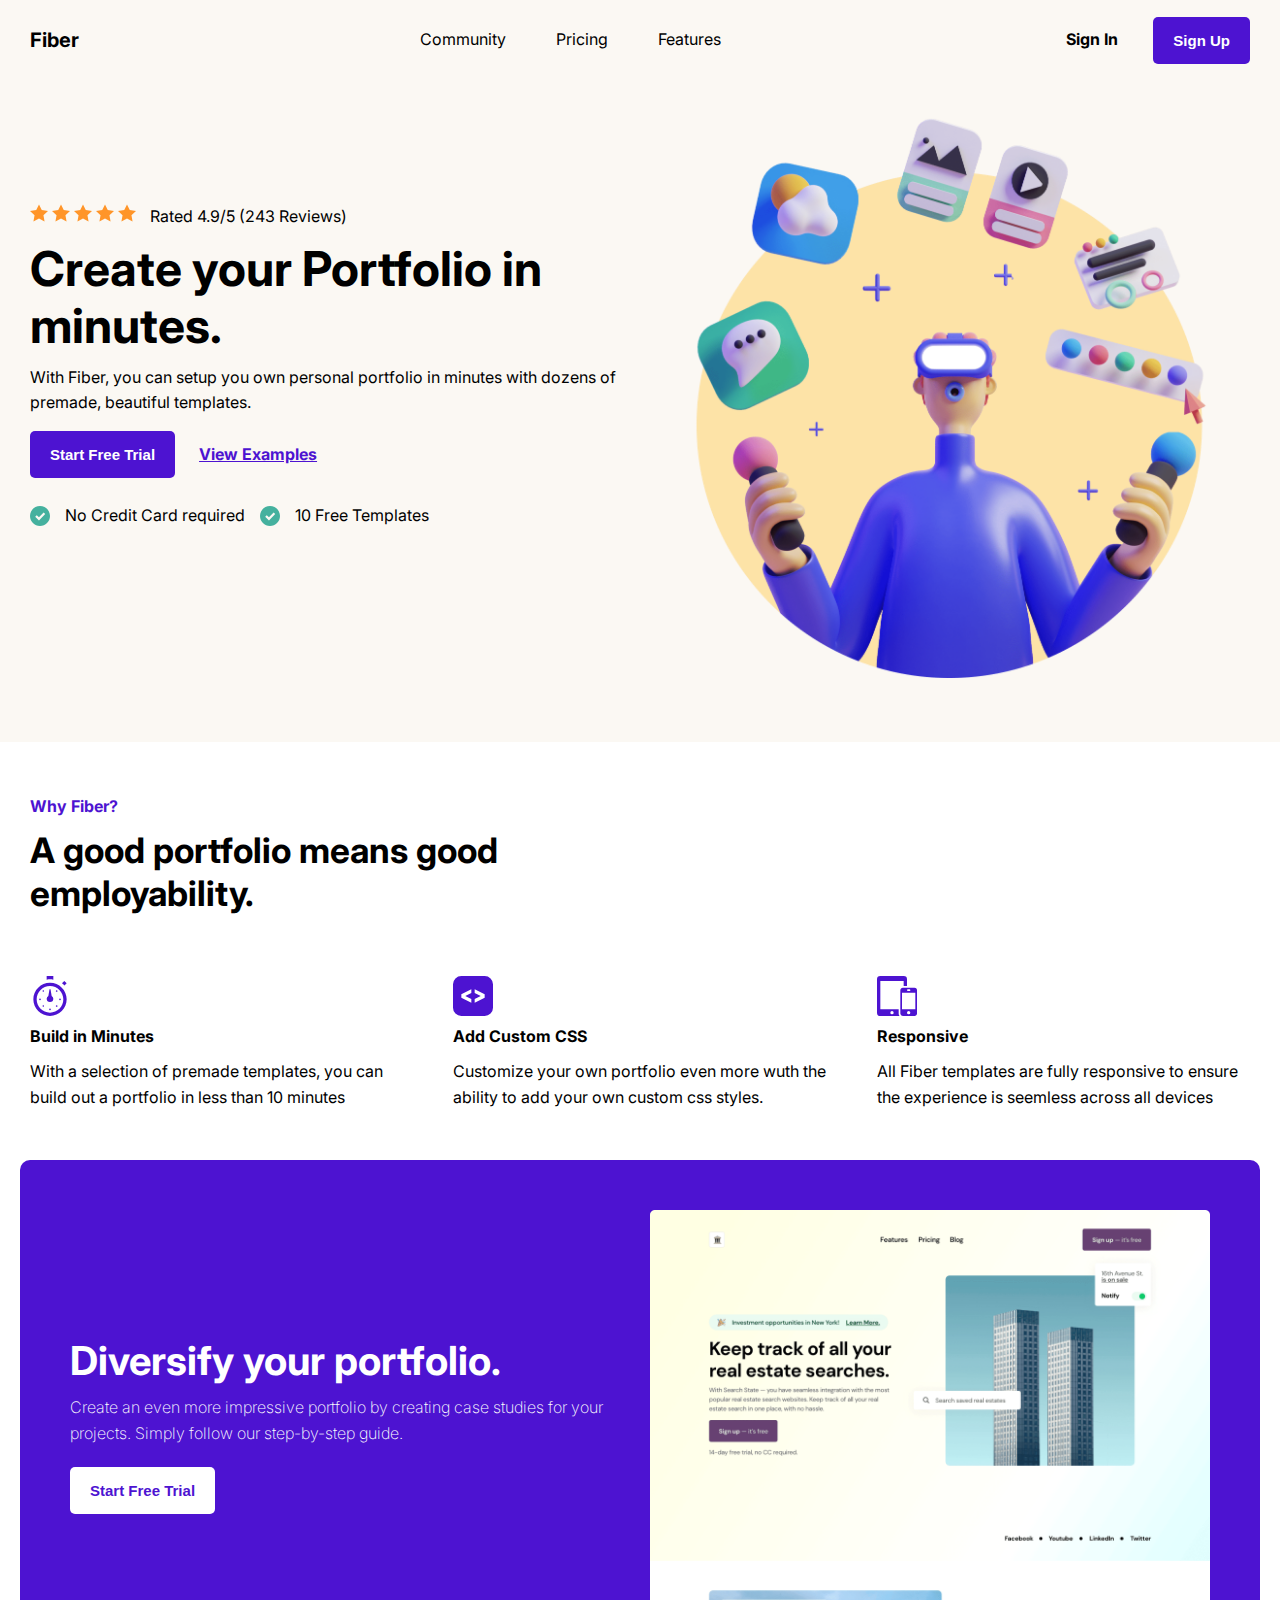
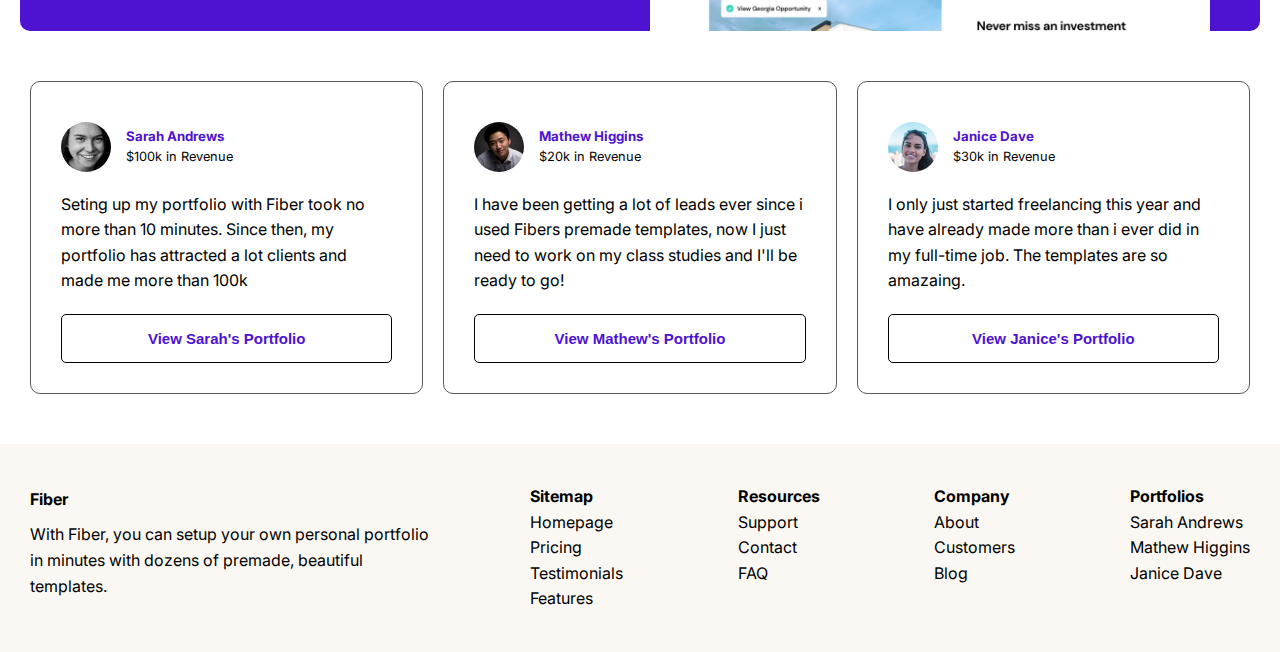
<file: index.html>
<!DOCTYPE html>
<html lang="en">
    <head>
        <meta charset="UTF-8" />
        <meta http-equiv="X-UA-Compatible" content="IE=edge" />
        <meta name="viewport" content="width=device-width, initial-scale=1.0" />
        <link rel="stylesheet" href="css/style.css" />
        <title>Fiber</title>
    </head>
    <body>
        <header class="navbar">
            <div class="container flex">
                <h1>Fiber</h1>
                <nav>
                    <ul class="flex">
                        <li><a href="#">Community</a></li>
                        <li><a href="#">Pricing</a></li>
                        <li><a href="#">Features</a></li>
                    </ul>
                </nav>
                <div class="login flex">
                    <a href="#">Sign In</a>
                    <input class="btn" type="button" value="Sign Up" />
                </div>
            </div>
        </header>
        <section class="hero">
            <div class="container grid">
                <div class="hero-text">
                    <div class="rating">
                        <img src="images/star.svg" alt="" />
                        <img src="images/star.svg" alt="" />
                        <img src="images/star.svg" alt="" />
                        <img src="images/star.svg" alt="" />
                        <img src="images/star.svg" alt="" />
                        <span>Rated 4.9/5 (243 Reviews)</span>
                    </div>
                    <h1>Create your Portfolio in minutes.</h1>
                    <p>
                        With Fiber, you can setup you own personal portfolio in
                        minutes with dozens of premade, beautiful templates.
                    </p>
                    <div class="hero-buttons">
                        <button class="btn">Start Free Trial</button>
                        <a href="#">View Examples</a>
                    </div>
                    <ul class="flex">
                        <li class="flex">
                            <img src="images/Checkmark.svg" alt="" />
                            <p>No Credit Card required</p>
                        </li>
                        <li class="flex">
                            <img
                                class="space"
                                src="images/Checkmark.svg"
                                alt=""
                            />
                            <p>10 Free Templates</p>
                        </li>
                    </ul>
                </div>
                <img src="images/hero-Illustration.png" alt="" />
            </div>
        </section>
        <section class="info">
            <div class="container grid">
                <div class="heading">
                    <p>Why Fiber?</p>
                    <h2>A good portfolio means good employability.</h2>
                </div>
                <div class="features">
                    <img src="images/time.svg" alt="" />
                    <h4>Build in Minutes</h4>
                    <p>
                        With a selection of premade templates, you can build out
                        a portfolio in less than 10 minutes
                    </p>
                </div>
                <div class="features">
                    <img src="images/code.svg" alt="" />
                    <h4>Add Custom CSS</h4>
                    <p>
                        Customize your own portfolio even more wuth the ability
                        to add your own custom css styles.
                    </p>
                </div>
                <div class="features">
                    <img src="images/allSizes.svg" alt="" />
                    <h4>Responsive</h4>
                    <p>
                        All Fiber templates are fully responsive to ensure the
                        experience is seemless across all devices
                    </p>
                </div>
            </div>
        </section>
        <section class="trial">
            <div class="container grid">
                <div class="trial-text">
                    <h2>Diversify your portfolio.</h2>
                    <p>
                        Create an even more impressive portfolio by creating
                        case studies for your projects. Simply follow our
                        step-by-step guide.
                    </p>
                    <input class="btn" type="button" value="Start Free Trial" />
                </div>
                <img src="images/Page Image.png" alt="" />
            </div>
        </section>
        <section class="profiles">
            <div class="container grid">
                <div class="profile">
                    <div class="flex">
                        <img src="images/User Avatar.svg" alt="" />
                        <div class="info">
                            <h5>Sarah Andrews</h5>
                            <p>$100k in Revenue</p>
                        </div>
                    </div>
                    <p>
                        Seting up my portfolio with Fiber took no more than 10
                        minutes. Since then, my portfolio has attracted a lot
                        clients and made me more than 100k
                    </p>
                    <input
                        type="button"
                        value="View Sarah's Portfolio"
                        class="btn"
                    />
                </div>
                <div class="profile">
                    <div class="flex">
                        <img src="images/User Avatar 2.svg" alt="" />
                        <div class="info">
                            <h5>Mathew Higgins</h5>
                            <p>$20k in Revenue</p>
                        </div>
                    </div>
                    <p>
                        I have been getting a lot of leads ever since i used
                        Fibers premade templates, now I just need to work on my
                        class studies and I'll be ready to go!
                    </p>
                    <input
                        type="button"
                        value="View Mathew's Portfolio"
                        class="btn"
                    />
                </div>
                <div class="profile">
                    <div class="flex">
                        <img src="images/User Avatar 32.svg" alt="" />
                        <div class="info">
                            <h5>Janice Dave</h5>
                            <p>$30k in Revenue</p>
                        </div>
                    </div>
                    <p>
                        I only just started freelancing this year and have
                        already made more than i ever did in my full-time job.
                        The templates are so amazaing.
                    </p>
                    <input
                        type="button"
                        value="View Janice's Portfolio"
                        class="btn"
                    />
                </div>
            </div>
        </section>
        <footer class="footer">
            <div class="container grid">
                <div>
                    <h4>Fiber</h4>
                    <p>
                        With Fiber, you can setup your own personal portfolio in
                        minutes with dozens of premade, beautiful templates.
                    </p>
                </div>
                <nav class="flex">
                    <div class="nav-item">
                        <h4>Sitemap</h4>
                        <ul>
                            <li><a href="#">Homepage</a></li>
                            <li><a href="#">Pricing</a></li>
                            <li><a href="#">Testimonials</a></li>
                            <li><a href="#">Features</a></li>
                        </ul>
                    </div>
                    <div class="nav-item">
                        <h4>Resources</h4>
                        <ul>
                            <li><a href="#">Support</a></li>
                            <li><a href="#">Contact</a></li>
                            <li><a href="#">FAQ</a></li>
                        </ul>
                    </div>
                    <div class="nav-item">
                        <h4>Company</h4>
                        <ul>
                            <li><a href="#">About</a></li>
                            <li><a href="#">Customers</a></li>
                            <li><a href="#">Blog</a></li>
                        </ul>
                    </div>
                    <div class="nav-item">
                        <h4>Portfolios</h4>
                        <ul>
                            <li><a href="#">Sarah Andrews</a></li>
                            <li><a href="#">Mathew Higgins</a></li>
                            <li><a href="#">Janice Dave</a></li>
                        </ul>
                    </div>
                </nav>
            </div>
        </footer>
    </body>
</html>
</file>
<file: css/style.css>
@import url('https://fonts.googleapis.com/css2?family=Inter:wght@200;400;700&display=swap');

/* Base Styles */
* {
    box-sizing: border-box;
    padding: 0;
    margin: 0;
}

body {
    font-family: 'Inter', sans-serif;
    color: #000;
    line-height: 1.6;
}

ul {
    list-style-type: none;
}

a {
    text-decoration: none;
    color: #000;
}

h1,
h2 {
    font-weight: 300;
    line-height: 1.2;
    margin: 10px 0;
}

p {
    margin: 10px 0;
}

img {
    width: 100%;
}

/* Navbar */

.navbar {
    background-color: #fbf8f3;
    height: 80px;
}

.navbar .flex {
    justify-content: space-between;
}

.navbar h1 {
    font-size: 20px;
    font-weight: 700;
}

.navbar nav a {
    padding: 5px;
    margin: 0 20px;
}

.navbar .login a {
    padding: 5px;
    margin-right: 30px;
    font-weight: 700;
}

/* Hero */

.hero {
    background-color: #fbf8f3;
    padding: 0 0 4rem 0;
}
.hero .rating img {
    width: 18px;
}

.hero .rating span {
    margin-left: 10px;
}

.hero .hero-text h1 {
    font-size: 3rem;
    font-weight: 700;
}
.hero-text .hero-buttons {
    margin-top: 15px;
}

.hero .hero-buttons a {
    margin-left: 20px;
    text-decoration: underline;
    font-weight: 700;
    color: #4d13d1;
}
.hero-text ul {
    justify-content: flex-start;
    margin: 15px 0;
}

.hero-text li {
    justify-content: flex-start;
    align-items: center;
}

.hero-text li img {
    width: 20px;
    height: 20px;
    margin-right: 15px;
}

.hero-text li .space {
    margin-left: 15px;
}

/* Info */

.info {
    margin: 40px 0;
}

.info .heading p {
    font-weight: 700;
    color: #4d13d1;
}

.info .heading h2 {
    font-weight: 700;
    font-size: 2.2rem;
    max-width: 50%;
}

.info .grid {
    grid-template-columns: repeat(3, 1fr);
    grid-template-rows: repeat(2, 1fr);
    gap: 50px;
}

.info .heading {
    grid-column: span 3;
}

.info .features img {
    width: auto;
}

/* trial */
.trial {
    margin: 20px 0 50px 0;
}

.trial .container {
    background-color: #4d13d1;
    max-width: 1240px;
    color: white;
    padding: 50px 50px 0 50px;
    border-radius: 10px;
}

.trial .trial-text h2 {
    font-weight: 700;
    font-size: 2.5rem;
}

.trial .trial-text p {
    font-weight: 200;
}

.trial .trial-text .btn {
    margin-top: 10px;
    background-color: white;
    color: #4d13d1;
}

/* profiles */

.profiles {
    margin-bottom: 50px;
}

.profiles .grid {
    grid-template-columns: repeat(3, 1fr);
}

.profiles .profile img {
    height: 50px;
    width: auto;
    margin-right: 15px;
}

.profiles .profile .flex {
    justify-content: flex-start;
    align-content: center;
    height: 70px;
}

.profile .info h5 {
    color: #4d13d1;
}

.profile .info p {
    margin: 0;
    font-size: 0.8rem;
}

.profile {
    border: 0.5px solid rgb(90, 88, 88);
    border-radius: 10px;
    padding: 30px;
}

.profile .btn {
    margin-top: 10px;
    width: 100%;
    background-color: white;
    color: #4d13d1;
    border: 1px solid black;
}

/* footer */
.footer {
    background-color: #fbf8f3;
    color: black;
    padding: 40px 0;
}

.footer .grid {
    grid-template-columns: 1fr 2fr;
}

.footer nav {
    margin-left: 80px;
    justify-content: space-between;
    align-items: flex-start;
}

/* Utilities */
.container {
    max-width: 1300px;
    margin: 0 auto;
    overflow: auto;
    padding: 0 30px;
}

.btn {
    display: inline-block;
    padding: 15px 20px;
    cursor: pointer;
    background: #4d13d1;
    color: #fff;
    border: none;
    border-radius: 5px;
    font-weight: 700;
    font-size: 15px;
}

.btn:hover {
    transform: scale(0.98);
}

.grid {
    display: grid;
    grid-template-columns: repeat(2, 1fr);
    gap: 20px;
    justify-content: center;
    align-items: center;
    height: 100%;
}

.flex {
    display: flex;
    justify-content: center;
    align-items: center;
    height: 100%;
    flex-wrap: wrap;
}

@media (max-width: 768px) {
    .grid,
    .hero .grid,
    .info .grid,
    .trial .grid,
    .profiles .grid,
    .footer .grid {
        grid-template-columns: 1fr;
        grid-template-rows: 1fr;
    }

    .info .heading {
        grid-column: span 1;
    }

    .hero .rating {
        display: none;
    }

    .hero img {
        grid-row: 1;
    }
}

/* Mobile */
@media (max-width: 500px) {
}
</file>
